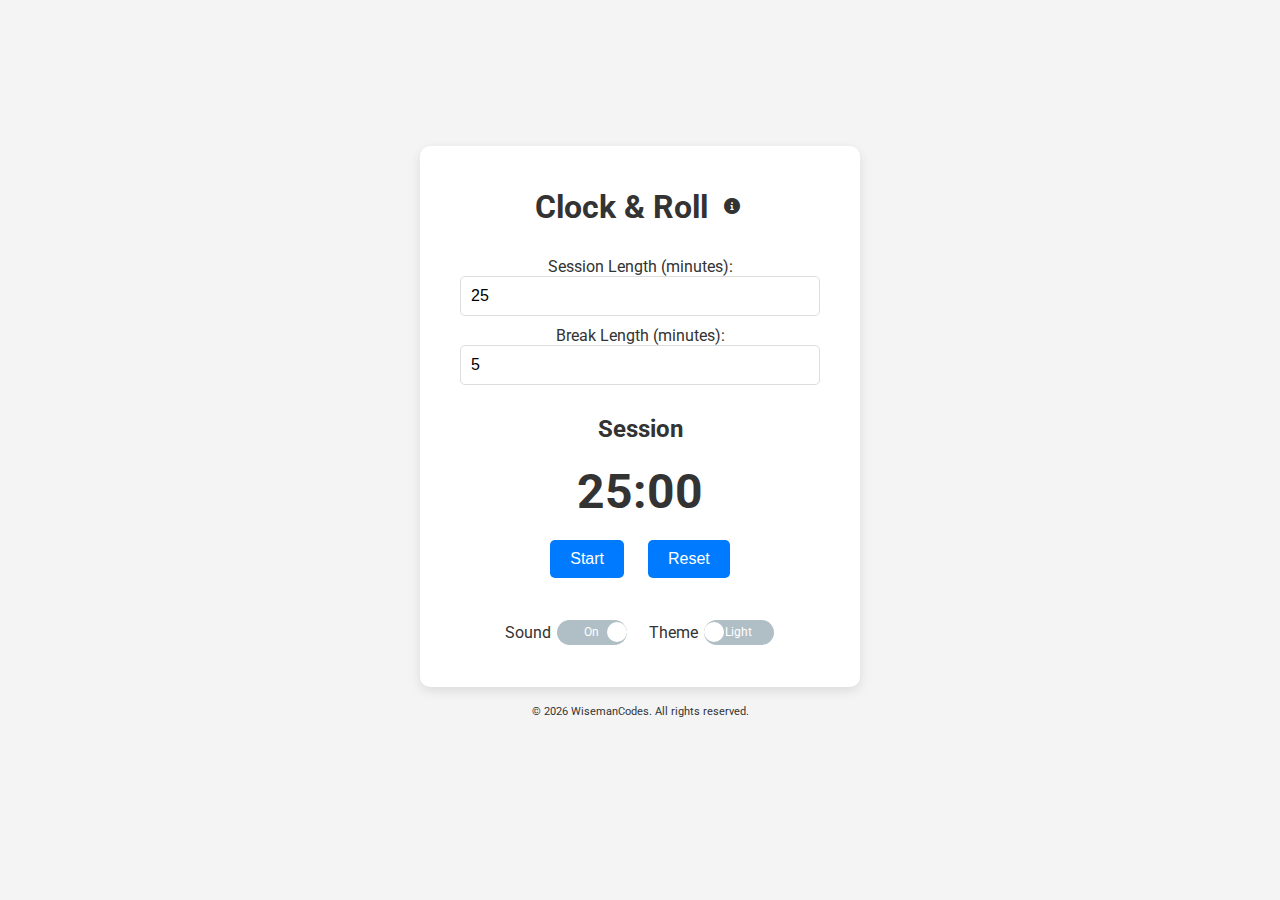
<file: index.html>
<!DOCTYPE html>
<html lang="en">
  <head>
    <meta charset="UTF-8" />
    <meta name="viewport" content="width=device-width, initial-scale=1.0" />
    <meta
      name="description"
      content="A study timer app to help you manage study sessions and break time using the Pomodoro technique."
    />
    <meta
      name="keywords"
      content="Study Timer, Pomodoro Technique, Breaks, Time Management"
    />
    <meta property="og:title" content="Clock & Roll App" />
    <meta
      property="og:description"
      content="A study timer app to help manage study and break time using the Pomodoro technique."
    />
    <meta property="og:image" content="icon.png" />
    <meta property="og:url" content="https://www.wisemancodes.com/clocknroll" />
    <title>Clock & Roll</title>
    <link rel="icon" href="icon.png" type="image/png" />
    <link rel="stylesheet" href="styles.css" />
    <link rel="preconnect" href="https://fonts.googleapis.com" />
    <link
      href="https://fonts.googleapis.com/css2?family=Roboto:wght@400;700&display=swap"
      rel="stylesheet"
    />
    <link
      rel="stylesheet"
      href="https://cdnjs.cloudflare.com/ajax/libs/font-awesome/6.0.0-beta3/css/all.min.css"
    />
  </head>
  <body>
    <div class="container" role="main">
      <header class="header">
        <h1>Clock & Roll</h1>
        <!-- Info icon next to the header -->
        <button
          id="info-icon"
          aria-label="Information about this app"
          title="What is this app?"
        >
          <i class="fas fa-info-circle" aria-hidden="true"></i>
        </button>
      </header>

      <!-- Info modal for app explanation -->
      <div
        id="info-modal"
        class="modal"
        role="dialog"
        aria-labelledby="info-icon"
        aria-hidden="true"
      >
        <div class="modal-content">
          <button
            class="close"
            aria-label="Close information modal"
            title="Close"
          >
            &times;
          </button>
          <p>
            This study timer app helps you manage your study sessions using the
            <a
              href="https://en.wikipedia.org/wiki/Pomodoro_Technique"
              target="_blank"
              rel="noopener noreferrer"
            >
              Pomodoro technique </a
            >. Set a session length, a break time, and the app will notify you
            when to study and when to take breaks.
          </p>
        </div>
      </div>

      <!-- Session and Break Time Inputs -->
      <div class="settings">
        <label for="session-length">Session Length (minutes):</label>
        <input
          type="number"
          id="session-length"
          value="25"
          min="1"
          title="Set session length in minutes"
          aria-label="Session length in minutes"
        />

        <label for="break-length">Break Length (minutes):</label>
        <input
          type="number"
          id="break-length"
          value="5"
          min="1"
          title="Set break length in minutes"
          aria-label="Break length in minutes"
        />
      </div>

      <!-- Timer Display -->
      <div class="timer" role="timer" aria-live="polite" aria-atomic="true">
        <h2 id="timer-label">Session</h2>
        <div id="time-display">25:00</div>
        <!-- Break reminder text -->
        <p id="break-reminder" class="hidden">
          Take a break! Stretch, walk, relax your eyes, and drink some water!
        </p>
      </div>

      <!-- Controls -->
      <div class="controls">
        <button id="start-pause" aria-label="Start or pause the timer">
          Start
        </button>
        <button id="reset" aria-label="Reset the timer">Reset</button>
      </div>

      <!-- Sound and Theme Toggle -->
      <div class="toggles">
        <div class="sound-toggle">
          <label for="sound">Sound</label>
          <div class="slider-container">
            <input
              type="range"
              id="sound"
              min="0"
              max="1"
              step="1"
              value="1"
              aria-label="Sound toggle"
              title="Toggle sound on or off"
            />
            <span id="sound-label" class="slider-label">On</span>
          </div>
        </div>

        <div class="theme-toggle">
          <label for="theme-slider">Theme</label>
          <div class="slider-container">
            <input
              type="range"
              id="theme-slider"
              min="0"
              max="1"
              step="1"
              value="0"
              aria-label="Theme toggle"
              title="Toggle between light and dark theme"
            />
            <span id="theme-label" class="slider-label">Light</span>
          </div>
        </div>
      </div>
    </div>

    <!-- Copyright Section -->
    <footer role="contentinfo">
      <p id="copyright">© 2024 WisemanCodes. All rights reserved.</p>
    </footer>

    <script src="script.js"></script>
  </body>
</html>
</file>
<file: styles.css>
/* General styling for body */
body {
  font-family: 'Roboto', sans-serif;
  margin: 0;
  padding: 0;
  background-color: var(--bg-color);
  color: var(--text-color);
  min-height: 100vh;
  display: flex;
  flex-direction: column;
  align-items: center;
  justify-content: center;
  overflow-x: hidden;
}

/* Wrapper to control layout */
.wrapper {
  width: 100%;
  max-width: 400px;
  padding: 20px;
  box-sizing: border-box;
}

/* On smaller screens, start content near the top */
@media (max-width: 600px) {
  body {
    justify-content: flex-start;
    padding-top: 20px;
  }
}

/* Main container styling */
.container {
  background-color: var(--container-bg);
  border-radius: 10px;
  padding: 20px;
  box-shadow: 0 4px 12px rgba(0, 0, 0, 0.1);
  width: 100%;
  max-width: 400px;
  text-align: center;
  margin-bottom: 2px;
}

/* Media query for extra small screens */
@media (max-width: 400px) {
  .container {
    padding: 15px; /* Reduce padding on very small screens */
    width: 90%; /* Ensure it fits well on smaller phones */
  }
}

/* Main heading styling */
.header {
  display: flex;
  justify-content: center;
  align-items: center;
  margin-bottom: 10px;
}

/* Info icon styling */
#info-icon {
  background: none;
  border: none;
  font-size: 16px;
  color: var(--text-color);
  cursor: pointer;
  margin-left: 10px;
}

/* Dark mode specific color for the info icon */
body.dark #info-icon {
  color: #bbb;
}

/* Footer styling */
footer {
  text-align: center;
  font-size: 11px;
  padding: 5px 0;
  margin-bottom: 20px;
  display: block;
}

/* Spacing for sections like settings and controls */
.settings,
.controls,
.toggles {
  margin-bottom: 20px;
}

/* Input fields for session and break length */
input[type='number'] {
  width: 90%;
  padding: 10px;
  margin-bottom: 10px;
  border: 1px solid var(--border-color);
  border-radius: 5px;
  font-size: 16px;
  box-sizing: border-box;
}

/* Timer display */
#time-display {
  font-size: 48px;
  font-weight: 700;
  margin-bottom: 20px;
}

/* Control buttons */
.controls button {
  padding: 10px 20px;
  font-size: 16px;
  margin: 0 10px;
  cursor: pointer;
  border: none;
  border-radius: 5px;
  background-color: var(--button-bg);
  color: var(--button-text);
  transition: background-color 0.3s ease;
  margin-bottom: 20px;
}

/* Hover state for buttons */
.controls button:hover {
  background-color: var(--button-hover-bg);
}

/* Modal background */
.modal {
  display: none;
  position: fixed;
  top: 0;
  left: 0;
  width: 100%;
  height: 100%;
  background-color: rgba(0, 0, 0, 0.4);
}

/* Modal content */
.modal-content {
  background-color: var(--container-bg);
  padding: 20px;
  border-radius: 10px;
  margin: 15% auto;
  width: 80%;
  max-width: 300px;
  text-align: center;
}

/* Close button for the modal */
.modal .close {
  float: right;
  font-size: 28px;
  cursor: pointer;
}

/* Break reminder text during breaks */
#break-reminder {
  font-size: 14px;
  margin-top: 10px;
  color: #4caf50; /* Calming green */
}

/* Hide break reminder initially */
.hidden {
  display: none;
}

/* Toggles section styling */
.toggles {
  display: flex;
  justify-content: center;
  gap: 20px; /* Small margin between the toggles */
  margin-bottom: 20px;
}

.sound-toggle,
.theme-toggle {
  display: flex;
  align-items: center;
  justify-content: flex-start;
  margin-bottom: 0;
}

/* Slider styling */
.slider-container {
  position: relative;
  display: flex;
  align-items: center;
  margin-left: 4px;
}

.slider-label {
  position: absolute;
  width: 100%;
  text-align: center;
  pointer-events: none;
  font-size: 12px;
  color: white;
}

#sound,
#theme-slider {
  width: 70px;
  height: 25px;
  -webkit-appearance: none;
  appearance: none;
  background-color: #b0bec5;
  border-radius: 50px;
  outline: none;
  cursor: pointer;
  transition: background-color 0.3s ease;
}

#sound::-webkit-slider-thumb,
#theme-slider::-webkit-slider-thumb {
  -webkit-appearance: none;
  width: 20px;
  height: 20px;
  background-color: white;
  border-radius: 50%;
  cursor: pointer;
  transition: all 0.3s ease;
}

/* Dark mode toggle background */
body.dark #sound,
body.dark #theme-slider {
  background-color: #455a64; /* Dark Cool Gray for dark mode */
}

/* Light theme variables */
:root {
  --bg-color: #f4f4f4;
  --text-color: #333;
  --container-bg: #fff;
  --border-color: #ddd;
  --button-bg: #007bff;
  --button-text: #fff;
  --button-hover-bg: #0056b3;
}

/* Dark theme variables */
body.dark {
  --bg-color: #121212;
  --text-color: #fff;
  --container-bg: #1f1f1f;
  --border-color: #555;
  --button-bg: #6200ea;
  --button-text: #fff;
  --button-hover-bg: #3700b3;
}
</file>
